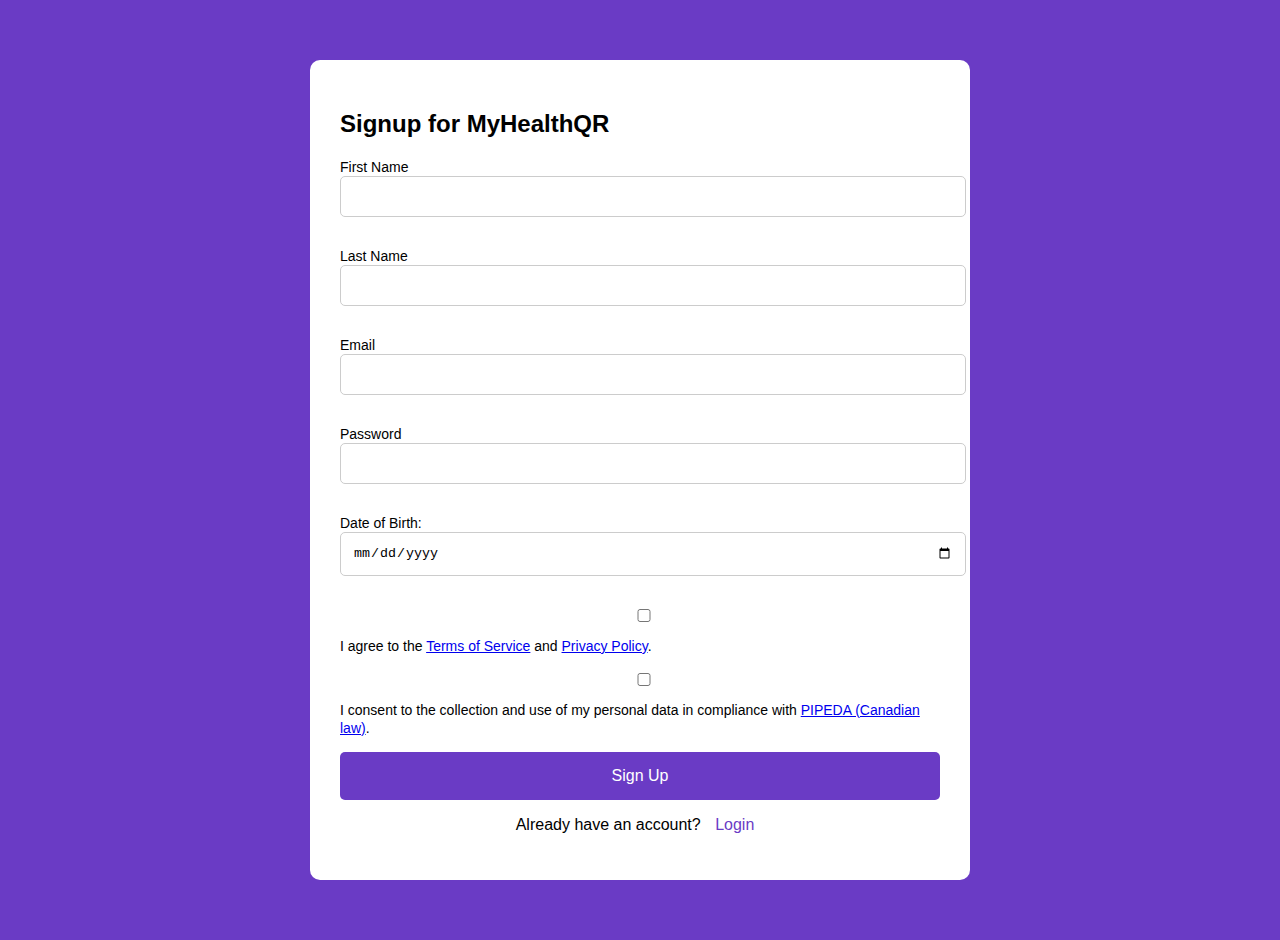
<file: index.html>
<!DOCTYPE html>
<html lang="en">
<head>
    <meta charset="UTF-8">
    <meta name="viewport" content="width=device-width, initial-scale=1.0">
    <title>Signup - MyHealthQR</title>
    <link rel="stylesheet" href="https://cdnjs.cloudflare.com/ajax/libs/font-awesome/5.15.4/css/all.min.css">
    <style>
        body {
            background-color: #6a3bc5;
            font-family: Arial, sans-serif;
            display: flex;
            justify-content: center;
            align-items: center;
            height: 100vh;
            margin: 0;
            padding: 20px;
        }
        .form-container {
            background-color: white;
            padding: 30px;
            border-radius: 10px;
            width: 100%;
            max-width: 600px;
        }
        .form-container input {
            width: 100%;
            padding: 12px;
            margin-bottom: 15px;
            border: 1px solid #ccc;
            border-radius: 5px;
        }
        .form-container button {
            background-color: #6a3bc5;
            color: white;
            padding: 15px;
            width: 100%;
            border: none;
            border-radius: 5px;
            font-size: 16px;
            cursor: pointer;
        }
        .form-container button:hover {
            background-color: #56329d;
        }
        .terms-container {
            margin-bottom: 15px;
        }
        .terms-container label {
            font-size: 14px;
        }
        .terms-container input[type="checkbox"] {
            margin-right: 8px;
        }
        .links {
            text-align: center;
            margin-top: 15px;
        }
        .links a {
            color: #6a3bc5;
            text-decoration: none;
            margin: 0 10px;
        }
        .links a:hover {
            text-decoration: underline;
        }
    </style>
</head>
<body>

    <div class="form-container">
        <h2>Signup for MyHealthQR</h2>

        <!-- First Name -->
        <div class="terms-container">
            <label for="firstname">First Name</label>
            <input type="text" id="firstname" name="firstname" required>
        </div>

        <!-- Last Name -->
        <div class="terms-container">
            <label for="lastname">Last Name</label>
            <input type="text" id="lastname" name="lastname" required>
        </div>

        <!-- Email -->
        <div class="terms-container">
            <label for="email">Email</label>
            <input type="email" id="email" name="email" required>
        </div>

        <!-- Password -->
        <div class="terms-container">
            <label for="password">Password</label>
            <input type="password" id="password" name="password" required>
        </div>

        <!-- Date of Birth -->
        <div class="terms-container">
            <label for="dob">Date of Birth:</label>
            <input type="date" id="dob" onchange="checkGuardianConsent()" required>
            <!-- Guardian Consent Checkbox (shown if user is under 18) -->
            <div class="input-field" id="guardianConsentField" style="display: none;">
                <input type="checkbox" id="guardianConsent">
                <label for="guardianConsent">I am the guardian of this user</label>
            </div>
        </div>

        <!-- Terms and PIPEDA Compliance -->
        <div class="terms-container">
            <label for="terms">
                <input type="checkbox" id="terms" name="terms" required>
                I agree to the <a href="terms.html" target="_blank">Terms of Service</a> and <a href="privacy.html" target="_blank">Privacy Policy</a>.
            </label>
        </div>

        <div class="terms-container">
            <label for="pipedacompliance">
                <input type="checkbox" id="pipedacompliance" name="pipedacompliance" required>
                I consent to the collection and use of my personal data in compliance with <a href="https://www.priv.gc.ca/en/privacy-topics/privacy-laws-in-canada/the-personal-information-protection-and-electronic-documents-act-pipeda/pipeda_brief/" target="_blank">PIPEDA (Canadian law)</a>.
            </label>
        </div>

        <!-- Sign Up Button -->
        <button type="submit">Sign Up</button>
        
    <!-- Links to Login -->
    <div class="links">
        <p>Already have an account? <a href="login.html">Login</a></p>
    </div>
    </div>


    <script>
        // Function to check if the user is under 18 based on DOB
        function checkGuardianConsent() {
            const dob = new Date(document.getElementById('dob').value);
            // Get today's date
            const today = new Date();
            // Calculate age based on the difference in years
            let age = today.getFullYear() - dob.getFullYear();
            // Calculate the difference in months
            const monthDiff = today.getMonth() - dob.getMonth();
            // Adjust age if the current month and day are before the birth month and day
            if (monthDiff < 0 || (monthDiff === 0 && today.getDate() < dob.getDate())) {
                age--;
            }
            const guardianConsentField = document.getElementById('guardianConsentField');
    
            if (age < 18) {
                guardianConsentField.style.display = 'block';  // Show consent if under 18
            } else {
                guardianConsentField.style.display = 'none';  // Hide consent if 18 or older
            }
        }
    </script>
</body>
</html>
</file>
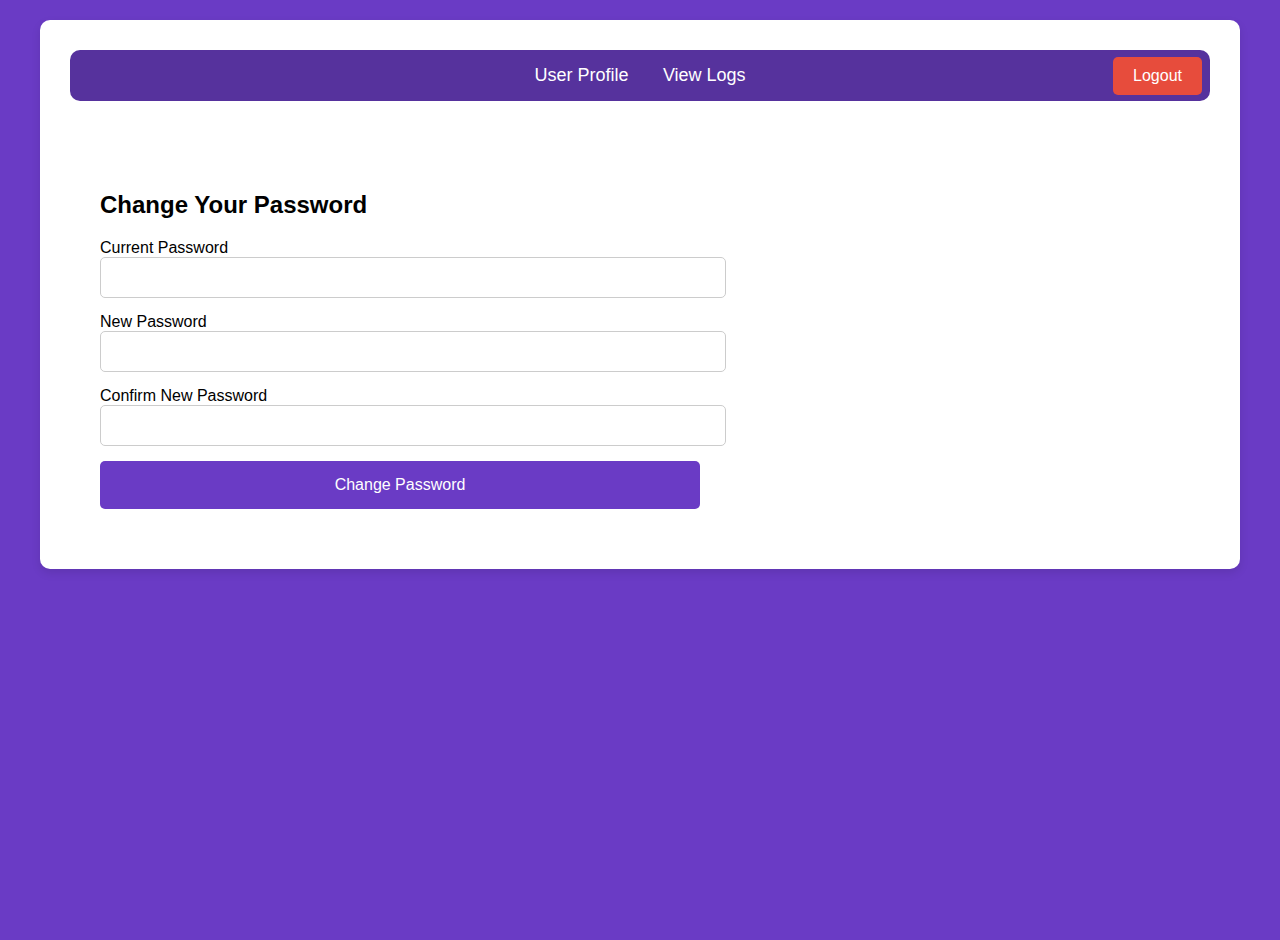
<file: change-password.html>
<!DOCTYPE html>
<html lang="en">
<head>
    <meta charset="UTF-8">
    <meta name="viewport" content="width=device-width, initial-scale=1.0">
    <title>Change Password - MyHealthQR</title>
    <link href="styles.css" rel="stylesheet">
    <link rel="stylesheet" href="https://cdnjs.cloudflare.com/ajax/libs/font-awesome/5.15.4/css/all.min.css">
    <style>
        .change-form {
            background-color: white;
            padding: 30px;
            border-radius: 10px;
            width: 100%;
            max-width: 600px;
        }
        .change-form input {
            width: 100%;
            padding: 12px;
            margin-bottom: 15px;
            border: 1px solid #ccc;
            border-radius: 5px;
        }
        .change-form button {
            background-color: #6a3bc5;
            color: white;
            padding: 15px;
            width: 100%;
            border: none;
            border-radius: 5px;
            font-size: 16px;
            cursor: pointer;
        }
        .change-form button:hover {
            background-color: #56329d;
        }
    </style>
</head>
<body>

    <div class="form-container">
        <!-- Navigation Bar (Menu) inside the form container -->
        <div class="navbar">
            <a href="userprofile.html">User Profile</a>
            <a href="logs.html">View Logs</a>
        </div>

        <!-- Logout Button -->
        <button class="logout-btn" onclick="logout()">Logout</button>
        <div class="change-form">
            <h2>Change Your Password</h2>

            <!-- Current Password -->
            <div class="terms-container">
                <label for="currentPassword">Current Password</label>
                <input type="password" id="currentPassword" name="currentPassword" required>
            </div>

            <!-- New Password -->
            <div class="terms-container">
                <label for="newPassword">New Password</label>
                <input type="password" id="newPassword" name="newPassword" required>
            </div>

            <!-- Confirm New Password -->
            <div class="terms-container">
                <label for="confirmPassword">Confirm New Password</label>
                <input type="password" id="confirmPassword" name="confirmPassword" required>
            </div>

            <!-- Submit Button (onClick event) -->
            <button type="button" onclick="changePassword()">Change Password</button>
        </div>
        
    </div>

    <script>
        // Simply trigger a message on form submission (no validation)
        function changePassword() {
            alert("Password change request submitted.");
        }
    </script>

</body>
</html>
</file>
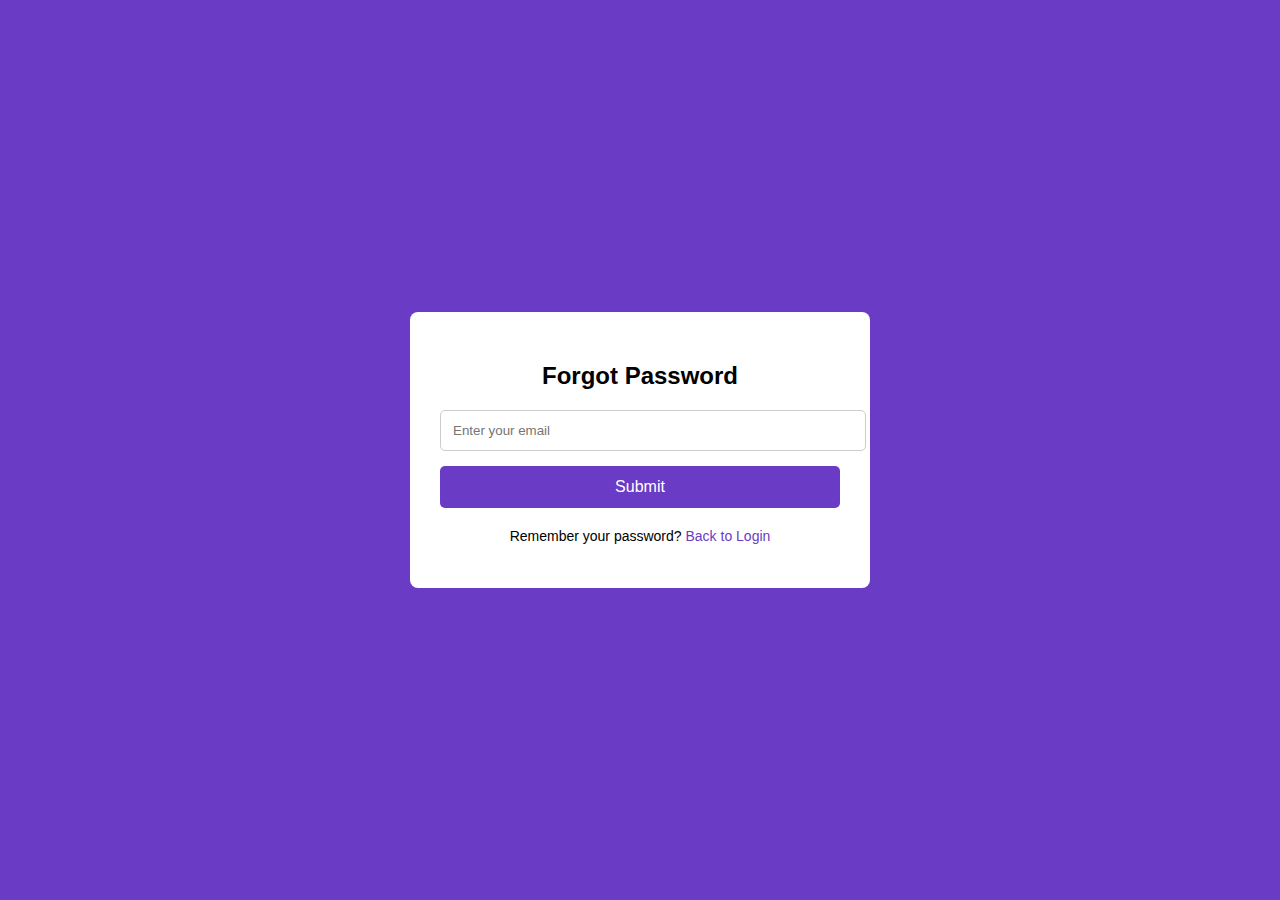
<file: forgot-password.html>
<!DOCTYPE html>
<html lang="en">
<head>
    <meta charset="UTF-8">
    <meta name="viewport" content="width=device-width, initial-scale=1.0">
    <title>Forgot Password</title>
    <style>
        body {
            background-color: #6a3bc5;
            font-family: Arial, sans-serif;
            display: flex;
            justify-content: center;
            align-items: center;
            height: 100vh;
            margin: 0;
        }
        .form-container {
            background-color: white;
            padding: 30px;
            border-radius: 8px;
            width: 100%;
            max-width: 400px;
            text-align: center;
        }
        .form-container h2 {
            margin-bottom: 20px;
        }
        .form-container input[type="email"] {
            width: 100%;
            padding: 12px;
            margin-bottom: 15px;
            border: 1px solid #ccc;
            border-radius: 5px;
        }
        .form-container button {
            width: 100%;
            padding: 12px;
            background-color: #6a3bc5;
            color: white;
            border: none;
            border-radius: 5px;
            font-size: 16px;
            cursor: pointer;
        }
        .form-container button:hover {
            background-color: #56329d;
        }
        .form-container p {
            font-size: 14px;
            margin-top: 20px;
        }
        .form-container a {
            text-decoration: none;
            color: #6a3bc5;
        }
    </style>
</head>
<body>

    <div class="form-container">
        <h2>Forgot Password</h2>
        <form id="forgotPasswordForm">
            <input type="email" id="email" placeholder="Enter your email" required>
            <button type="submit">Submit</button>
        </form>
        <p>Remember your password? <a href="login.html">Back to Login</a></p>
    </div>

    <script>
        // Handle form submission (this can be integrated with backend logic)
        document.getElementById('forgotPasswordForm').addEventListener('submit', function(event) {
            event.preventDefault(); // Prevent page reload on form submit
            alert('A password reset link has been sent to your email!');
            // Here you would typically send the email to the backend to process the password reset
        });
    </script>

</body>
</html>
</file>
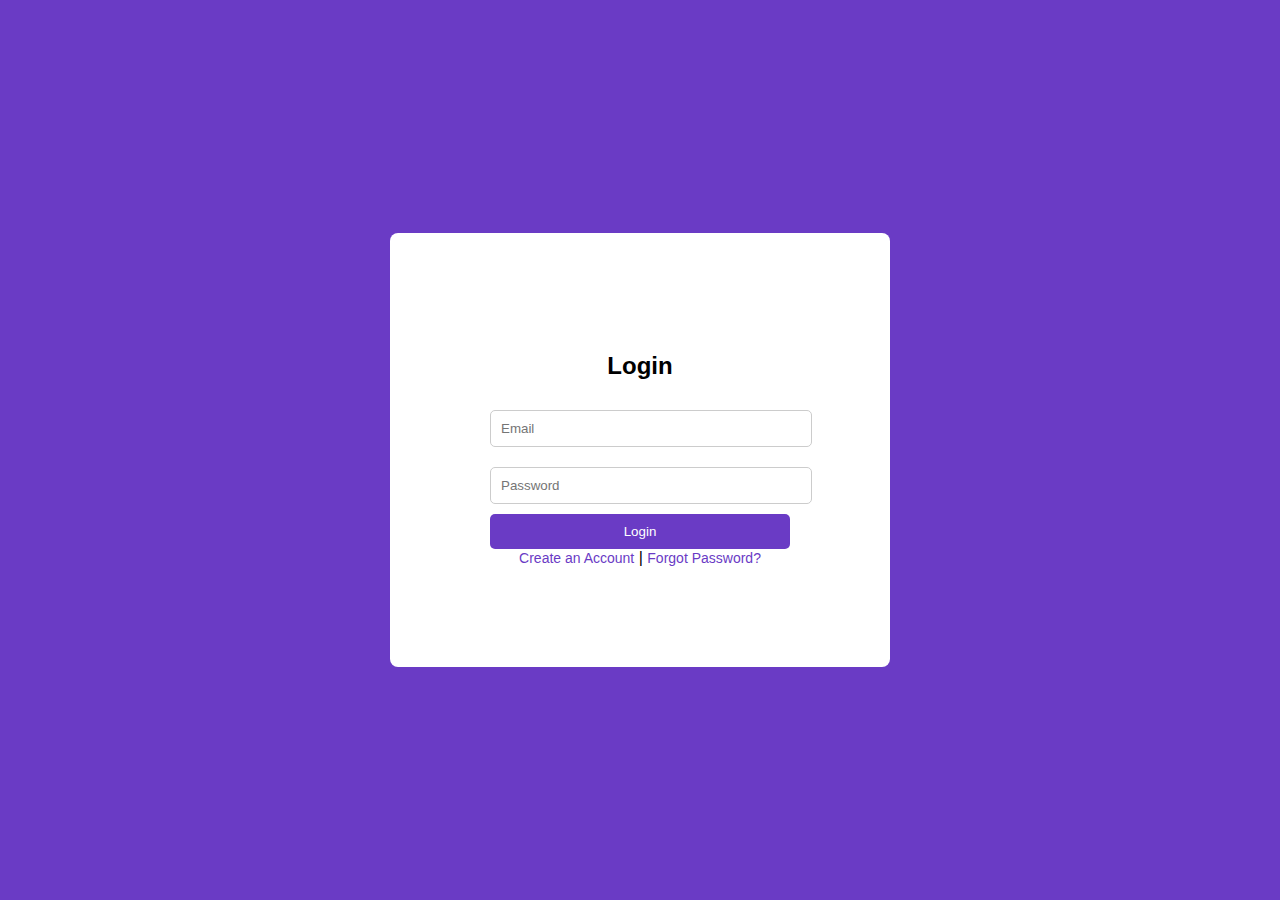
<file: login.html>
<!DOCTYPE html>
<html lang="en">
<head>
    <meta charset="UTF-8">
    <meta name="viewport" content="width=device-width, initial-scale=1.0">
    <title>Login</title>
    <style>
        body {
            background-color: #6a3bc5;
            font-family: Arial, sans-serif;
            display: flex;
            justify-content: center;
            align-items: center;
            height: 100vh;
            margin: 0;
        }
        .form-container {
            background-color: white;
            padding: 100px;
            border-radius: 8px;
            width: 300px;
            text-align: center;
        }
        .form-container h2 {
            margin-bottom: 20px;
        }
        input[type="email"], input[type="password"] {
            width: 100%;
            padding: 10px;
            margin: 10px 0;
            border: 1px solid #ccc;
            border-radius: 5px;
        }
        .form-container button {
            width: 100%;
            padding: 10px;
            background-color: #6a3bc5;
            color: white;
            border: none;
            border-radius: 5px;
        }
        .form-container a {
            text-decoration: none;
            color: #6a3bc5;
            font-size: 14px;
        }
    </style>
</head>
<body>

    <div class="form-container">
        <h2>Login</h2>
        <form id="loginForm">
            <input type="email" id="email" placeholder="Email" required>
            <input type="password" id="password" placeholder="Password" required>
            <button type="submit">Login</button>
        </form>
        <a href="index.html">Create an Account</a> | <a href="forgot-password.html">Forgot Password?</a>
    </div>

    <script>
        // Simulate login and redirect to user profile
        document.getElementById("loginForm").addEventListener("submit", function(event) {
            event.preventDefault(); // Prevent the form from submitting normally

            // Here you would typically validate the credentials with a backend API
            // For this example, we are assuming the login is always successful

            // Redirect to user profile after login
            window.location.href = "userprofile.html";  // Change to your profile page URL
        });
    </script>

</body>
</html>
</file>
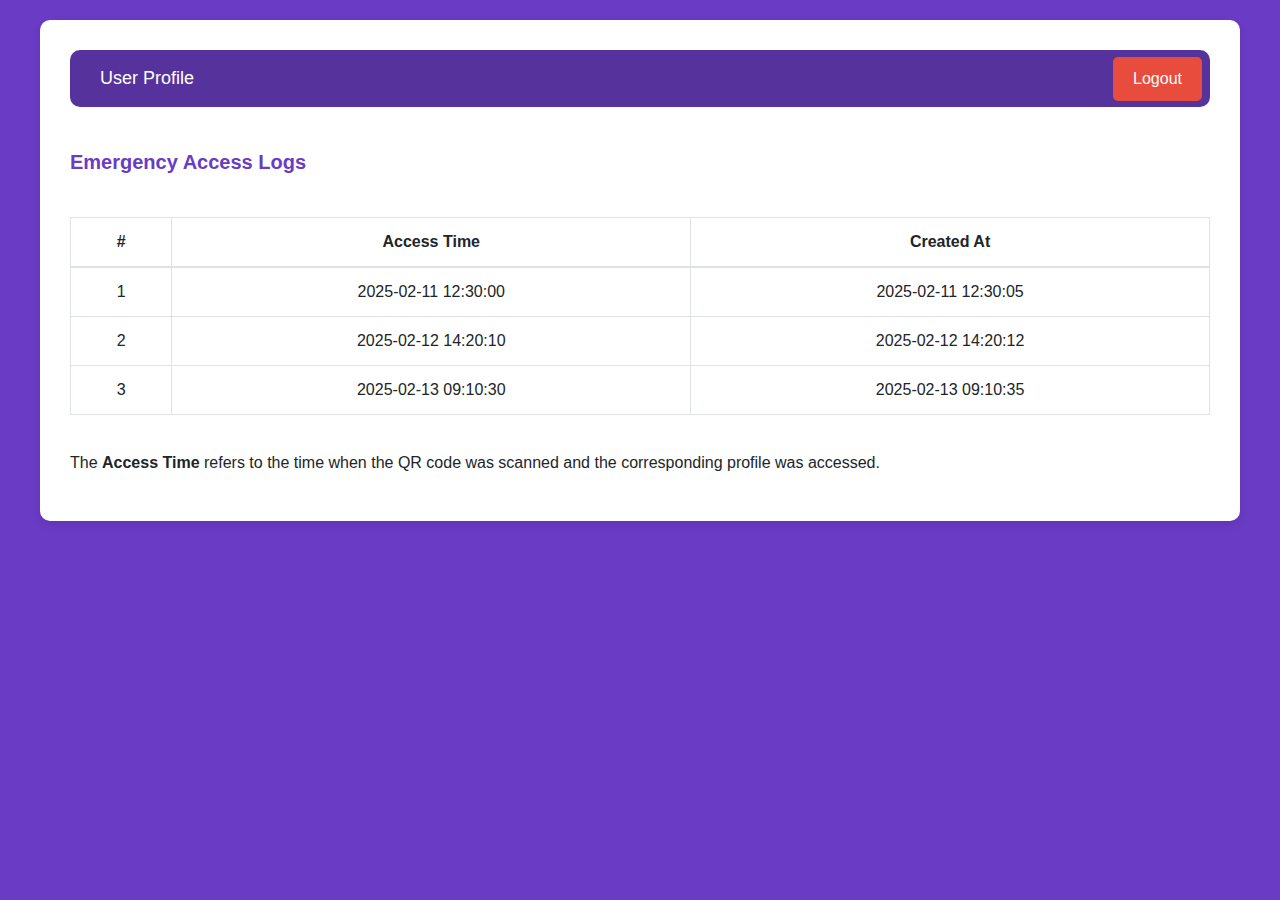
<file: logs.html>
<!DOCTYPE html>
<html lang="en">
<head>
    <meta charset="UTF-8">
    <meta name="viewport" content="width=device-width, initial-scale=1.0">
    <title>View Logs - MyHealthQR</title>
    <!-- Bootstrap CSS -->
    <link href="https://stackpath.bootstrapcdn.com/bootstrap/4.5.2/css/bootstrap.min.css" rel="stylesheet">
    <link rel="stylesheet" href="https://cdnjs.cloudflare.com/ajax/libs/font-awesome/5.15.4/css/all.min.css">
    <link href="styles.css" rel="stylesheet">
</head>
<body>

    
    <!-- Container for Logs Table -->
    <div class="form-container">
        <!-- Navigation Bar -->
        <div class="navbar">
            <a href="userprofile.html">User Profile</a>
        </div>

        <!-- Logout Button -->
        <button class="logout-btn" onclick="logout()">Logout</button>

        <div class="table-header">Emergency Access Logs</div>

        <!-- Logs Table -->
        <table class="table table-bordered">
            <thead>
                <tr>
                    <th>#</th>
                    <th>Access Time</th>
                    <th>Created At</th>
                </tr>
            </thead>
            <tbody>
                <!-- Example log entry - this would be dynamically filled -->
                <tr>
                    <td>1</td>
                    <td>2025-02-11 12:30:00</td>
                    <td>2025-02-11 12:30:05</td>
                </tr>
                <tr>
                    <td>2</td>
                    <td>2025-02-12 14:20:10</td>
                    <td>2025-02-12 14:20:12</td>
                </tr>
                <tr>
                    <td>3</td>
                    <td>2025-02-13 09:10:30</td>
                    <td>2025-02-13 09:10:35</td>
                </tr>
            </tbody>
        </table>
        <!-- Access Time Description -->
        <p class="description">
            The <b>Access Time</b> refers to the time when the QR code was scanned and the corresponding profile was accessed.
        </p>
    </div>

    <!-- Bootstrap and jQuery JS -->
    <script src="https://code.jquery.com/jquery-3.5.1.slim.min.js"></script>
    <script src="https://cdn.jsdelivr.net/npm/@popperjs/core@2.5.3/dist/umd/popper.min.js"></script>
    <script src="https://stackpath.bootstrapcdn.com/bootstrap/4.5.2/js/bootstrap.min.js"></script>

    <script>
        // Logout function to redirect to the signup page
        function logout() {
            window.location.href = "index.html";  // Redirect to signup page
        }
    </script>

</body>
</html>
</file>
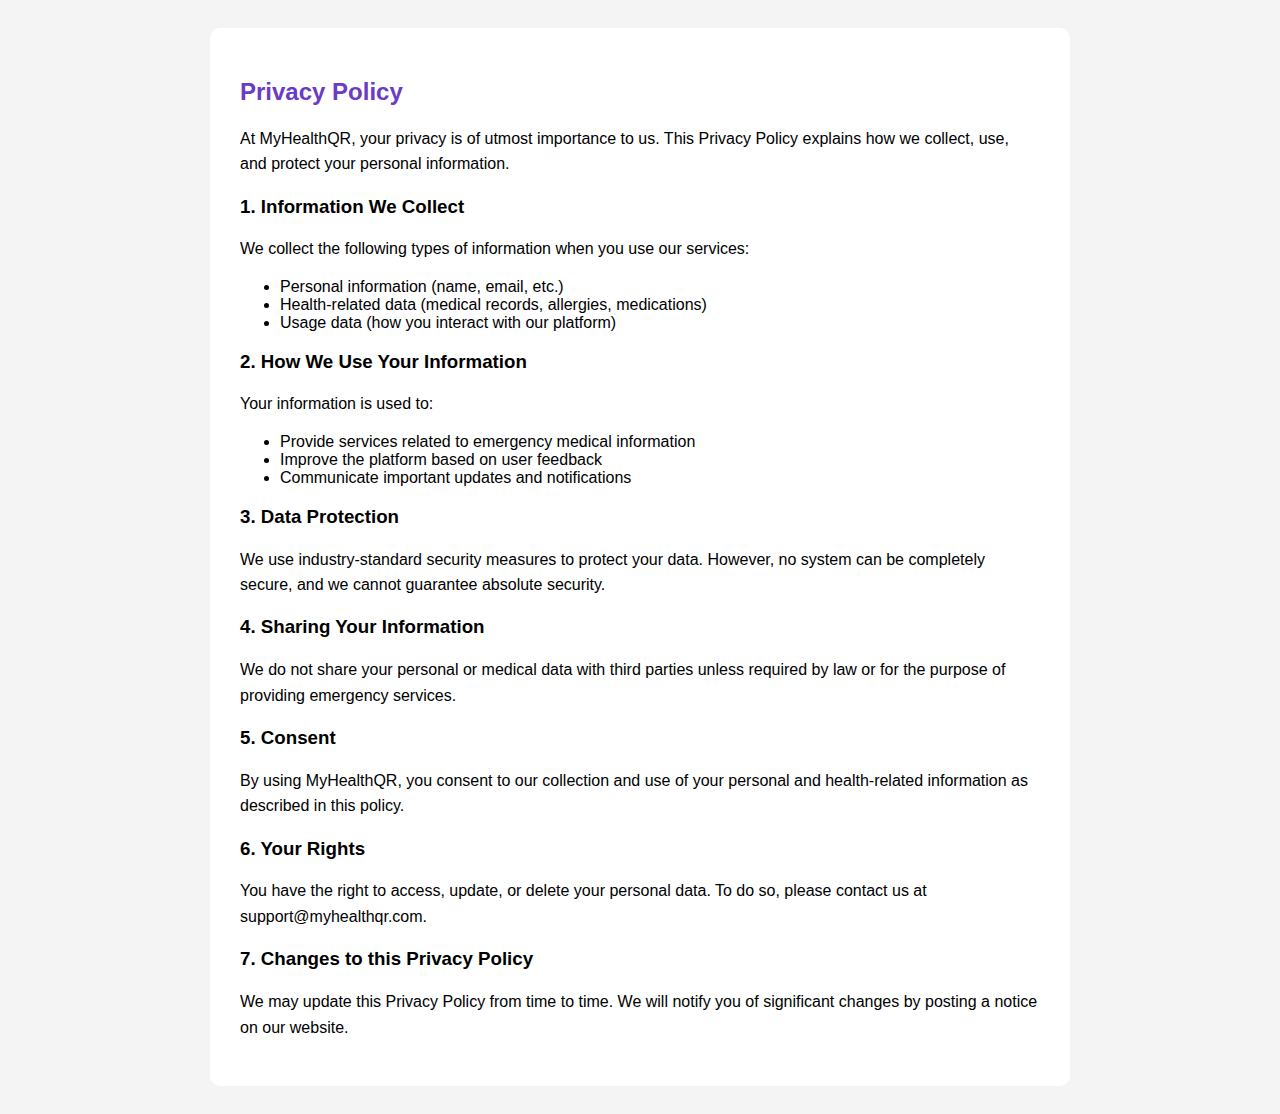
<file: privacy.html>
<!DOCTYPE html>
<html lang="en">
<head>
    <meta charset="UTF-8">
    <meta name="viewport" content="width=device-width, initial-scale=1.0">
    <title>Privacy Policy - MyHealthQR</title>
    <style>
        body {
            font-family: Arial, sans-serif;
            background-color: #f4f4f4;
            padding: 20px;
        }
        .content {
            background-color: white;
            padding: 30px;
            border-radius: 10px;
            max-width: 800px;
            margin: 0 auto;
        }
        h2 {
            color: #6a3bc5;
        }
        p {
            line-height: 1.6;
        }
    </style>
</head>
<body>

    <div class="content">
        <h2>Privacy Policy</h2>

        <p>At MyHealthQR, your privacy is of utmost importance to us. This Privacy Policy explains how we collect, use, and protect your personal information.</p>

        <h3>1. Information We Collect</h3>
        <p>We collect the following types of information when you use our services:
            <ul>
                <li>Personal information (name, email, etc.)</li>
                <li>Health-related data (medical records, allergies, medications)</li>
                <li>Usage data (how you interact with our platform)</li>
            </ul>
        </p>

        <h3>2. How We Use Your Information</h3>
        <p>Your information is used to:
            <ul>
                <li>Provide services related to emergency medical information</li>
                <li>Improve the platform based on user feedback</li>
                <li>Communicate important updates and notifications</li>
            </ul>
        </p>

        <h3>3. Data Protection</h3>
        <p>We use industry-standard security measures to protect your data. However, no system can be completely secure, and we cannot guarantee absolute security.</p>

        <h3>4. Sharing Your Information</h3>
        <p>We do not share your personal or medical data with third parties unless required by law or for the purpose of providing emergency services.</p>

        <h3>5. Consent</h3>
        <p>By using MyHealthQR, you consent to our collection and use of your personal and health-related information as described in this policy.</p>

        <h3>6. Your Rights</h3>
        <p>You have the right to access, update, or delete your personal data. To do so, please contact us at support@myhealthqr.com.</p>

        <h3>7. Changes to this Privacy Policy</h3>
        <p>We may update this Privacy Policy from time to time. We will notify you of significant changes by posting a notice on our website.</p>

    </div>

</body>
</html>
</file>
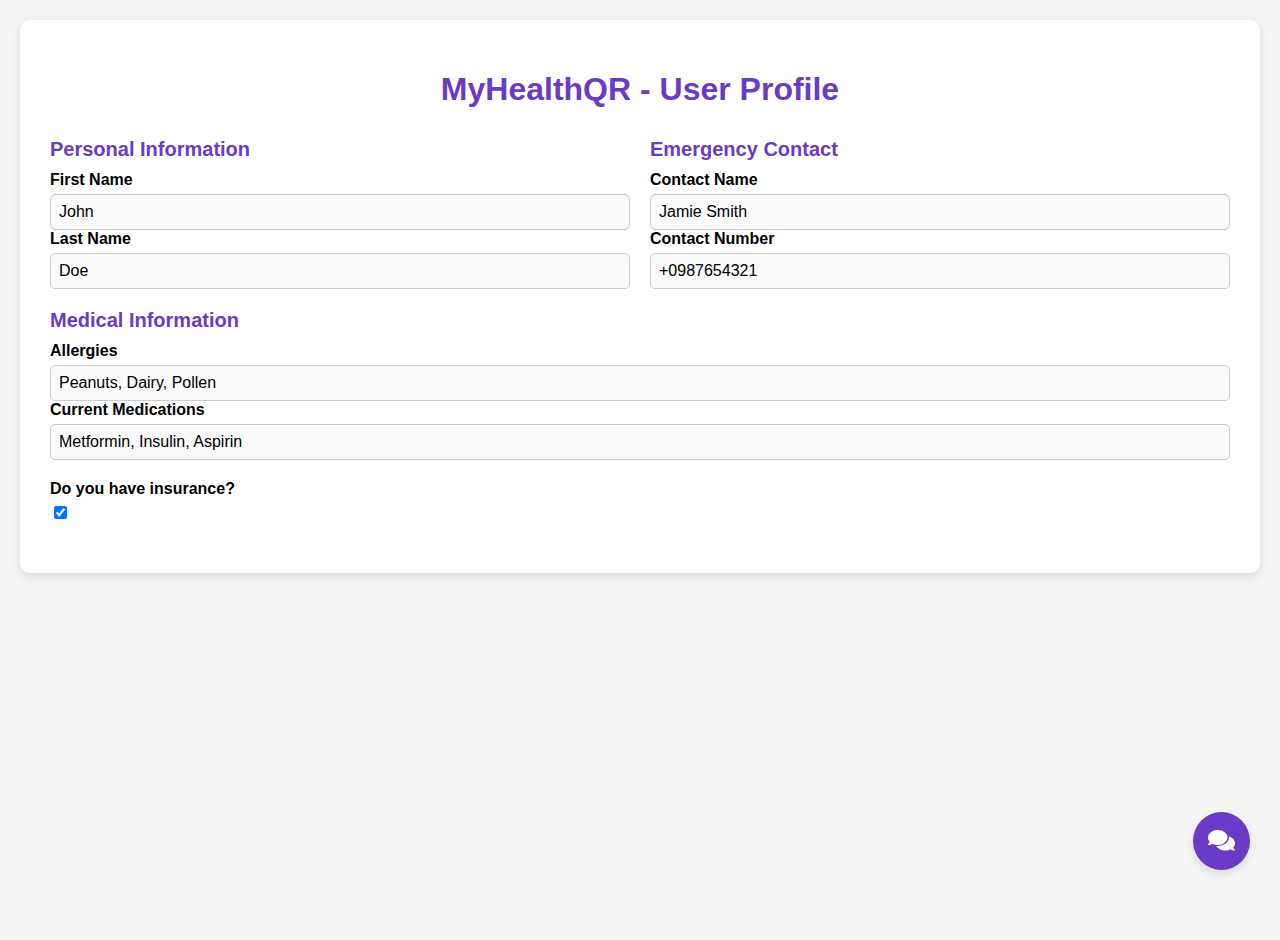
<file: qrscanned.html>
<!DOCTYPE html>
<html lang="en">
<head>
    <meta charset="UTF-8">
    <meta name="viewport" content="width=device-width, initial-scale=1.0">
    <title>User Profile - MyHealthQR</title>
    <link href="styles.css" rel="stylesheet">
    <link rel="stylesheet" href="https://cdnjs.cloudflare.com/ajax/libs/font-awesome/5.15.4/css/all.min.css">
    <style>
        /* Basic styles */
        body {
            background-color: #f4f4f4;
            font-family: Arial, sans-serif;
            margin: 0;
            padding: 20px;
        }
    
        .container {
            background-color: white;
            padding: 30px;
            border-radius: 10px;
            box-shadow: 0 4px 10px rgba(0, 0, 0, 0.1);
            width: 100%;
            max-width: 1200px;
            margin: 0 auto;
        }
    
        h1 {
            text-align: center;
            color: #6a3bc5;
            margin-bottom: 30px;
        }
    
        .row {
            display: flex;
            flex-wrap: wrap;
            gap: 20px;
        }
    
        .col {
            flex: 1;
            min-width: 300px;
        }
    
        .section {
            margin-bottom: 20px;
        }
    
        .section-header {
            font-size: 20px;
            font-weight: bold;
            color: #6a3bc5;
        }
    
        label {
            font-weight: bold;
            display: block;
            margin-bottom: 5px;
        }
    
        .profile-info span {
            font-size: 16px;
            padding: 8px;
            border: 1px solid #ccc;
            border-radius: 5px;
            display: block;
            background-color: #fafafa;
        }
    
        .quick-help-icon {
            position: fixed;
            bottom: 30px;
            right: 30px;
            background-color: #6a3bc5;
            color: white;
            border-radius: 50%;
            padding: 15px;
            font-size: 24px;
            cursor: pointer;
            box-shadow: 0px 4px 10px rgba(0, 0, 0, 0.1);
        }
    
        .quick-help-icon:hover {
            background-color: #56329d;
        }
    
        /* Quick Help Popup */
        .quick-help-popup {
            position: fixed;
            bottom: 90px;
            right: 30px;
            background-color: white;
            border-radius: 10px;
            box-shadow: 0px 4px 10px rgba(0, 0, 0, 0.1);
            width: 300px;
            max-width: 90%; /* Makes sure it doesn't overflow */
            padding: 20px;
            display: none;
            max-height: 80%;
            overflow-y: auto;
        }
    
        .quick-help-popup p {
            font-size: 16px;
            color: #333;
            margin: 10px 0;
        }
    
        .quick-help-popup button {
            background-color: #6a3bc5;
            color: white;
            padding: 8px 15px;
            border: none;
            border-radius: 5px;
            cursor: pointer;
            font-size: 14px;
        }
    
        .quick-help-popup button:hover {
            background-color: #56329d;
        }
    
        /* Responsive Design */
        @media (max-width: 768px) {
            .container {
                padding: 15px;
            }
    
            h1 {
                font-size: 24px;
                margin-bottom: 20px;
            }
    
            .profile-info {
                padding: 10px 0;
            }
    
            .section {
                margin-bottom: 10px;
            }
    
            .quick-help-icon {
                bottom: 20px;
                right: 20px;
            }
    
            .quick-help-popup {
                width: 90%;
                bottom: 70px;
                left: 5%;
            }
        }
    </style>
    
</head>
<body>

    <div class="container">
        <h1>MyHealthQR - User Profile</h1>

        <!-- Row for Personal Info and Medical Info -->
        <div class="row">
            <!-- Personal Info Section (Left) -->
            <div class="col">
                <div class="section">
                    <div class="section-header">Personal Information</div>
                    <div class="profile-info">
                        <label for="firstName">First Name</label>
                        <span id="firstName">John</span>
                    </div>

                    <div class="profile-info">
                        <label for="lastName">Last Name</label>
                        <span id="lastName">Doe</span>
                    </div>
                </div>
            </div>
            
            <!-- Medical Info Section (Right) -->
            <div class="col">
                <!-- Emergency Contact Section -->
                <div class="section">
                    <div class="section-header">Emergency Contact</div>
                    <div class="profile-info">
                        <label for="contactName">Contact Name</label>
                        <span id="contactName">Jamie Smith</span>
                    </div>

                    <div class="profile-info">
                        <label for="contactNumber">Contact Number</label>
                        <span id="contactNumber">+0987654321</span>
                    </div>
                </div>
                
            </div>
        </div>
        <div class="section">
            <div class="section-header">Medical Information</div>
            <div class="profile-info">
                <label for="allergies">Allergies</label>
                <span id="allergies">Peanuts, Dairy, Pollen</span>
            </div>

            <div class="profile-info">
                <label for="medications">Current Medications</label>
                <span id="medications">Metformin, Insulin, Aspirin</span>
            </div>
        </div>
        <div class="section">
            <label for="insurance">Do you have insurance?</label>
            <div class="eye-container">
                <input type="checkbox" id="insurance" checked>
            </div>
        </div>

    </div>

    <!-- Quick Help Chatbot Icon -->
    <div class="quick-help-icon" onclick="togglePopup()">
        <i class="fas fa-comments"></i>
    </div>

    <!-- Quick Help Popup -->
    <div class="quick-help-popup" id="quickHelpPopup">
        <div class="section-header">Emergency Self-care Actions</div>
        <div>
            <strong>Question 1:</strong> What immediate steps should be taken in case of an emergency?
            <br>
            <p>If blood sugar falls below 3.0 mmol/L, administer glucose or sugary drink immediately. If unconscious, call emergency services immediately.</p>
        </div>

        <div>
            <strong>Question 2:</strong> What medications or treatments are needed in the emergency situation?
            <br>
            <p>Insulin as prescribed for managing blood sugar levels. Glucose tablets or syrup if experiencing hypoglycemia. Administer antihypertensive medications if blood pressure is high (if applicable).</p>
        </div>

        <div>
            <strong>Question 3:</strong> What should be done if the condition worsens?
            <br>
            <p>Monitor blood sugar levels regularly. Administer insulin as prescribed. Seek medical assistance if blood sugar remains high or low.</p>
        </div>

        <button onclick="closePopup()">Close</button>
    </div>

    <script>
        // Function to toggle the Quick Help popup
        function togglePopup() {
            var popup = document.getElementById('quickHelpPopup');
            popup.style.display = (popup.style.display === 'block') ? 'none' : 'block';
        }

        // Close the popup
        function closePopup() {
            var popup = document.getElementById('quickHelpPopup');
            popup.style.display = 'none';
        }
    </script>

</body>
</html>
</file>
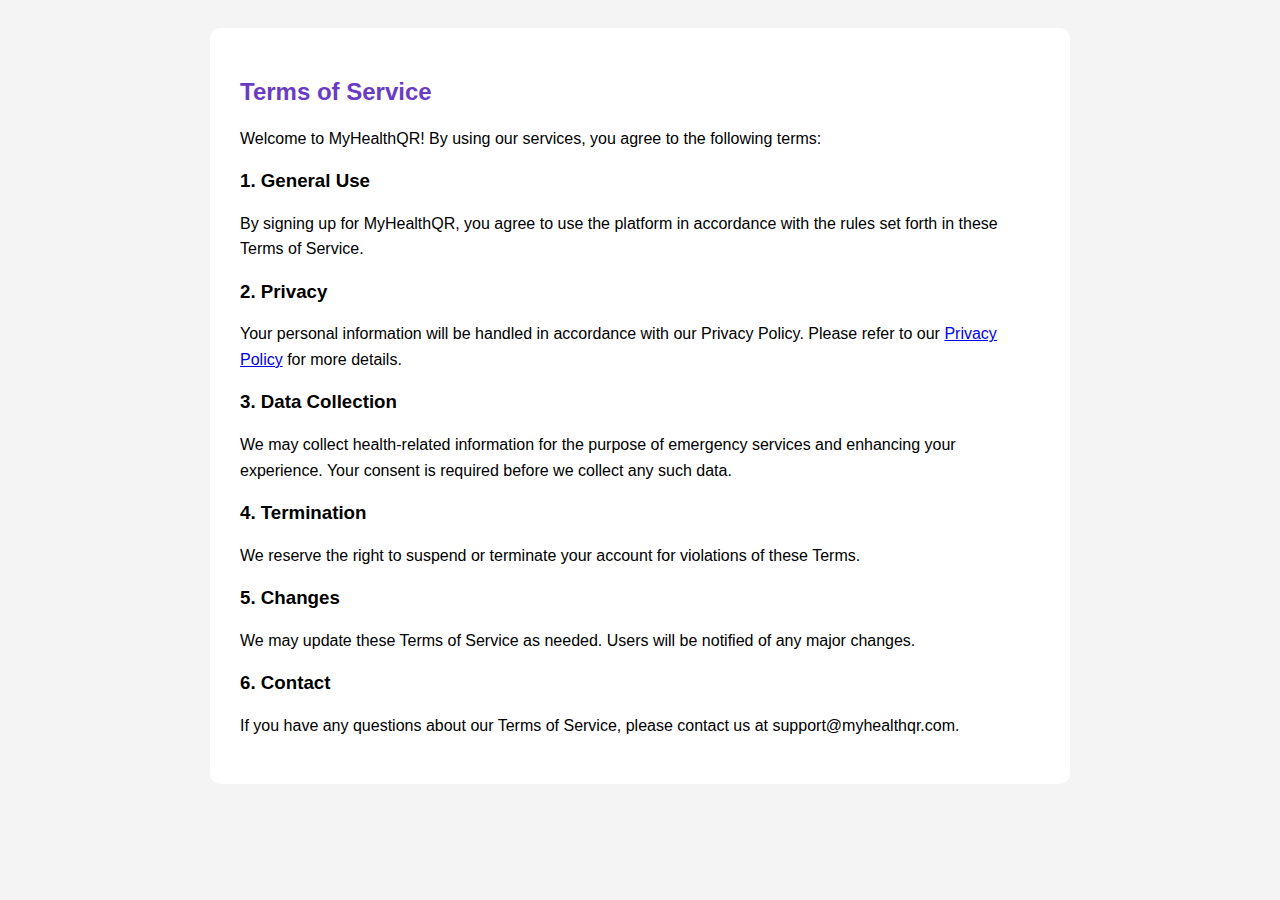
<file: terms.html>
<!DOCTYPE html>
<html lang="en">
<head>
    <meta charset="UTF-8">
    <meta name="viewport" content="width=device-width, initial-scale=1.0">
    <title>Terms of Service - MyHealthQR</title>
    <style>
        body {
            font-family: Arial, sans-serif;
            background-color: #f4f4f4;
            padding: 20px;
        }
        .content {
            background-color: white;
            padding: 30px;
            border-radius: 10px;
            max-width: 800px;
            margin: 0 auto;
        }
        h2 {
            color: #6a3bc5;
        }
        p {
            line-height: 1.6;
        }
    </style>
</head>
<body>

    <div class="content">
        <h2>Terms of Service</h2>

        <p>Welcome to MyHealthQR! By using our services, you agree to the following terms:</p>
        
        <h3>1. General Use</h3>
        <p>By signing up for MyHealthQR, you agree to use the platform in accordance with the rules set forth in these Terms of Service.</p>
        
        <h3>2. Privacy</h3>
        <p>Your personal information will be handled in accordance with our Privacy Policy. Please refer to our <a href="privacy.html">Privacy Policy</a> for more details.</p>
        
        <h3>3. Data Collection</h3>
        <p>We may collect health-related information for the purpose of emergency services and enhancing your experience. Your consent is required before we collect any such data.</p>

        <h3>4. Termination</h3>
        <p>We reserve the right to suspend or terminate your account for violations of these Terms.</p>

        <h3>5. Changes</h3>
        <p>We may update these Terms of Service as needed. Users will be notified of any major changes.</p>

        <h3>6. Contact</h3>
        <p>If you have any questions about our Terms of Service, please contact us at support@myhealthqr.com.</p>

    </div>

</body>
</html>
</file>
<file: styles.css>
body {
    background-color: #6a3bc5;
    font-family: Arial, sans-serif;
    display: flex;
    justify-content: center;
    align-items: flex-start;
    height: 100vh;
    margin: 0;
    padding: 20px;
}
/* Navigation Bar inside the container */
.navbar {
    width: 100%;
    background-color: #56329d;
    padding: 15px;
    text-align: center;
    border-radius: 10px;
    margin-bottom: 20px;
}
.navbar a {
    color: white;
    font-size: 18px;
    margin: 0 15px;
    text-decoration: none;
}
.navbar a:hover {
    text-decoration: underline;
}
.form-container {
    background-color: white;
    padding: 30px;
    border-radius: 10px;
    display: flex;
    flex-wrap: wrap;
    gap: 20px;
    width: 100%;
    max-width: 1200px;
    position: relative;
    box-sizing: border-box;
    box-shadow: 0px 4px 10px rgba(0, 0, 0, 0.1);
}
.left-section {
    flex: 1;
    min-width: 250px;
    max-width: 400px;
    display: flex;
    flex-direction: column;
    align-items: center;
}
.left-section img {
    width: 120px;
    height: 120px;
    border-radius: 50%;
    margin-bottom: 20px;
    background-color: #ccc;
}
.profile-info input, .profile-info textarea {
    width: 100%; /* Makes the textarea full-width */
    padding: 15px;
    margin-bottom: 15px;
    border: 1px solid #ccc;
    border-radius: 5px;
    position: relative;
    font-size: 14px;
    transition: all 0.3s ease;
}
.profile-info textarea {
    height: 120px; /* Fixed height */
    resize: none;
}
.profile-info input:focus, .profile-info textarea:focus {
    border-color: #6a3bc5;
    outline: none;
}
.right-section {
    flex: 2;
    min-width: 250px;
    max-width: 700px;
}
.section-header {
    font-size: 20px;
    font-weight: bold;
    margin-bottom: 10px;
    color: #6a3bc5;
}
.section {
    margin-bottom: 20px;
}
.qr-code img {
    width: 200px;
    height: 200px;
    display: block;
    margin: 20px auto;
}
.save-btn {
    background-color: #6a3bc5;
    color: white;
    padding: 15px;
    width: 100%;
    border: none;
    border-radius: 5px;
    font-size: 16px;
    cursor: pointer;
    transition: all 0.3s ease;
}
.save-btn:hover {
    background-color: #56329d;
}
/* Logout Button Styling */
.logout-btn {
    position: absolute;
    top: 37px;
    right: 38px;
    padding: 10px 20px;
    background-color: #e74c3c;
    color: white;
    border: none;
    border-radius: 5px;
    font-size: 16px;
    cursor: pointer;
}
.logout-btn:hover {
    background-color: #c0392b;
}
/* Eye Icon Styling */
.eye-icon {
    cursor: pointer;
    position: absolute;
    right: 10px;
    top: 10px;
}
.eye-icon-quick-help {
    cursor: pointer;
    position: sticky;
    right: 10px;
    top: 10px;
}
.eye-container {
    position: relative;
}
textarea {
    width: 100%; /* Ensure full width inside the container */
    height: 120px; /* Set desired height */
}
.hidden-text {
    color: transparent;
    text-shadow: 0 0 0px rgba(0, 0, 0, 0.1); /* This effectively hides the text */
}

/* Table Header */
.table-header {
    font-size: 20px;
    font-weight: bold;
    margin-bottom: 20px;
    color: #6a3bc5;
}

/* Table Styling */
.table th, .table td {
    text-align: center;
}

/* Print Button */
.print-btn {
    position: absolute;
    top: 37px;
    left: 38px;
    padding: 10px 20px;
    background-color: #a8eba2;
    color: white;
    border: none;
    border-radius: 5px;
    font-size: 16px;
    cursor: pointer;
    transition: all 0.3s ease;
    margin-right: 20px;
}

.print-btn:hover {
    background-color: #45a049;
}
</file>
